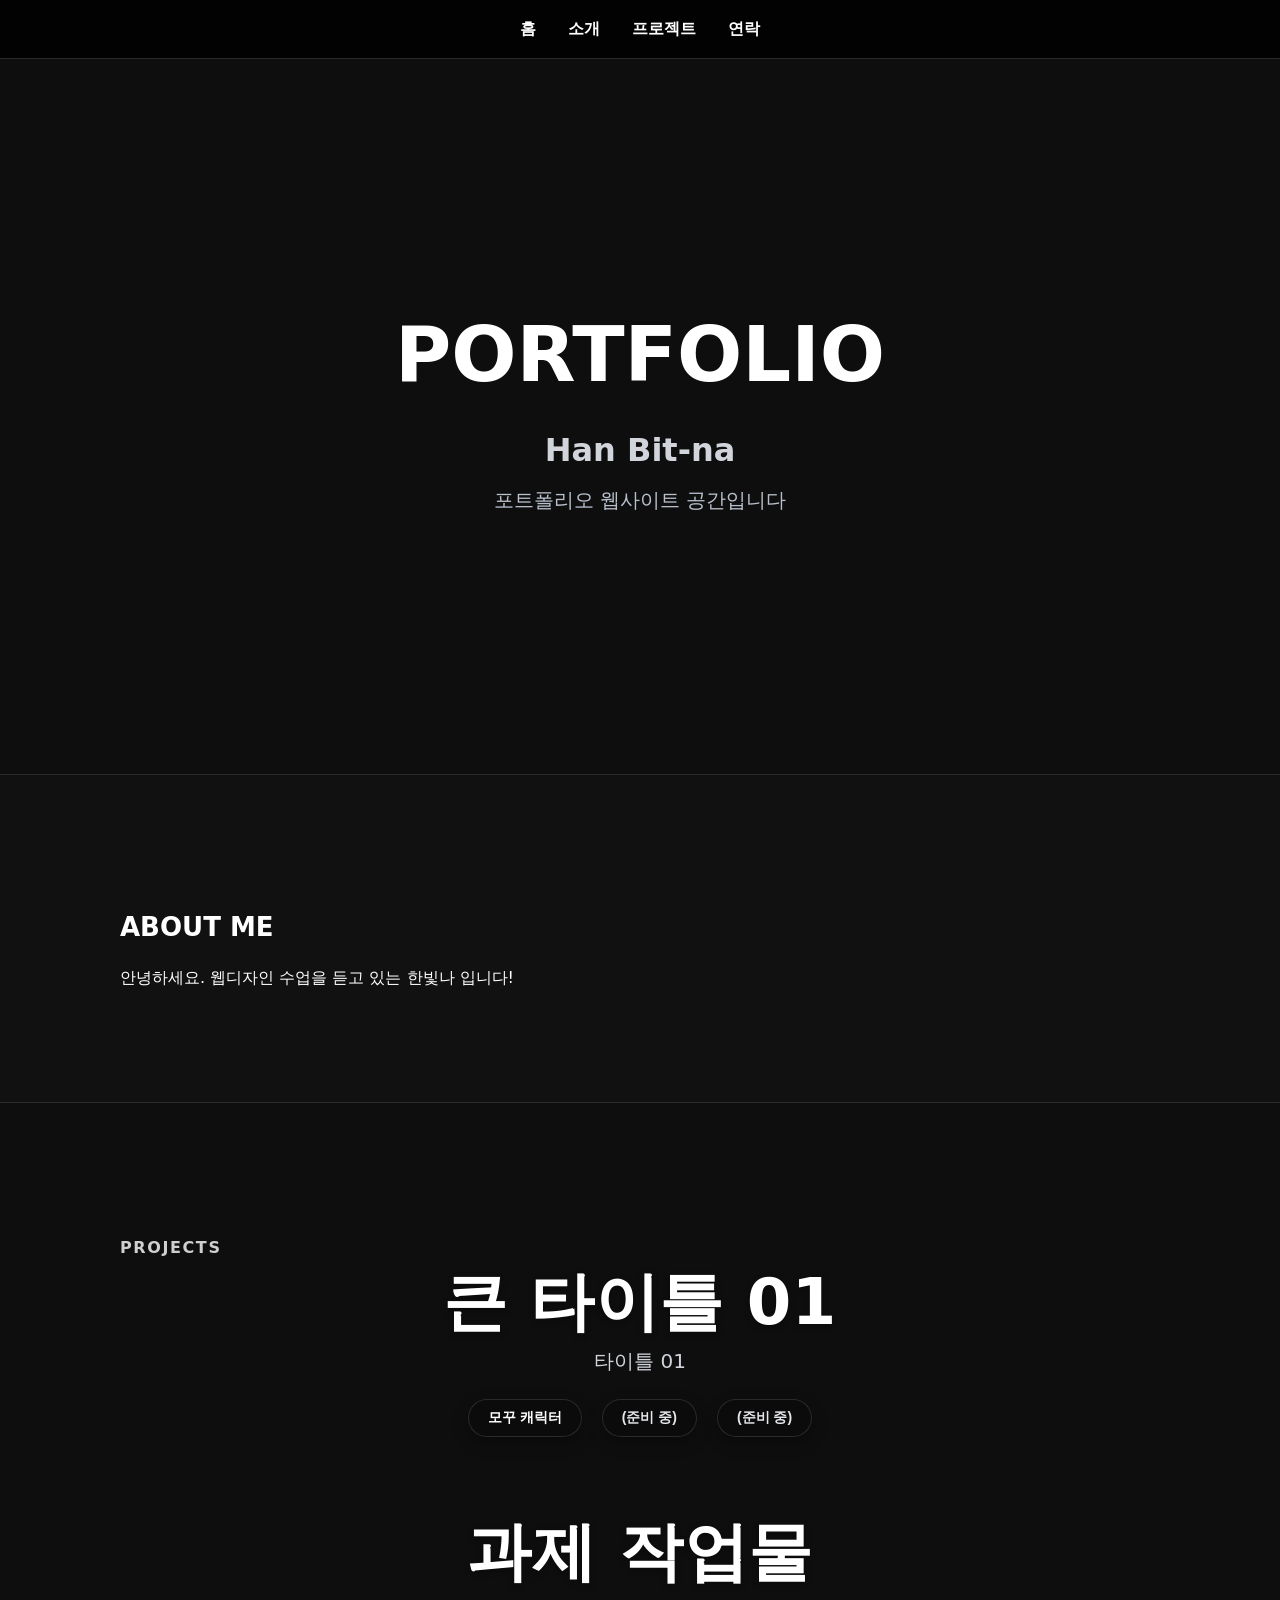
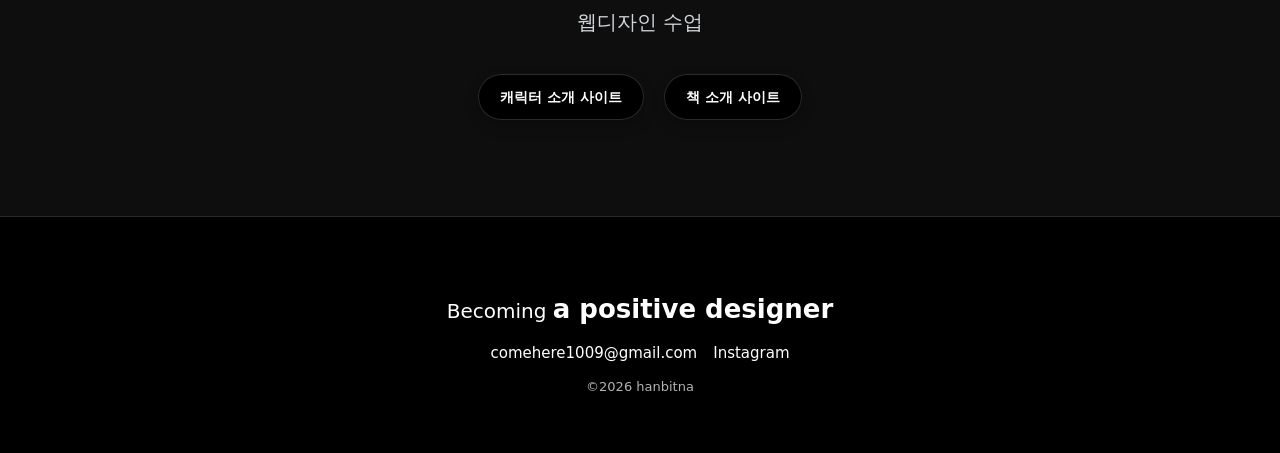
<file: index.html>
<!doctype html>
<html lang="ko">
<head>
  <meta charset="utf-8" />
  <meta name="viewport" content="width=device-width, initial-scale=1" />
  <title>Han Bit-na Portfolio</title>
  <link rel="stylesheet" href="style.css" />
</head>
<body>
  <header class="header">
    <nav>
      <ul class="nav">
        <li><a href="#home">홈</a></li>
        <li><a href="#about">소개</a></li>
        <li><a href="#projects">프로젝트</a></li>
        <li><a href="#contact">연락</a></li>
      </ul>
    </nav>
  </header>

  <section id="home" class="hero section">
    <h1>PORTFOLIO</h1>
    <h2>Han Bit-na</h2>
    <p>포트폴리오 웹사이트 공간입니다</p>
  </section>

  <section id="about" class="about section">
    <h2>ABOUT ME</h2>
    <p>안녕하세요. 웹디자인 수업을 듣고 있는 한빛나 입니다!</p>
  </section>

  <section id="projects" class="projects section">
    <h2 class="section-label">PROJECTS</h2>

    <!-- 큰 타이틀 + 작아진 알약 버튼 3개 -->
    <div class="project-block">
      <h3 class="big-title">큰 타이틀 01</h3>
      <p class="sub-title">타이틀 01</p>
      <div class="button-group">
        <button type="button"><a href="포트폴리오.html">모꾸 캐릭터</a></button>
        <button type="button">(준비 중)</button>
        <button type="button">(준비 중)</button>
      </div>
    </div>

    <!-- 과제 작업물: 동일한 중앙 정렬 구조 + 카드 2개 -->
    <div class="work-block">
      <h4 class="big-title">과제 작업물</h4>
      <p class="sub-title">웹디자인 수업 </p>
      <div class="work-buttons">
        <a href="class6_Character.html" class="project-link">캐릭터 소개 사이트</a>
        <a href="class5_book.html" class="project-link">책 소개 사이트</a>
      </div>
    </div>
  </section>

  <footer id="contact" class="footer">
    <div class="footer-text">
      <p class="motto">Becoming <span>a positive designer</span></p>
      <div class="social">
        <a href="mailto:comehere1009@gmail.com">comehere1009@gmail.com</a>
        <a href="[instagram.com](https://instagram.com)" target="_blank" rel="noopener">Instagram</a>
      </div>
      <p class="copy">©2026 hanbitna</p>
    </div>
  </footer>
</body>
</html>
</file>
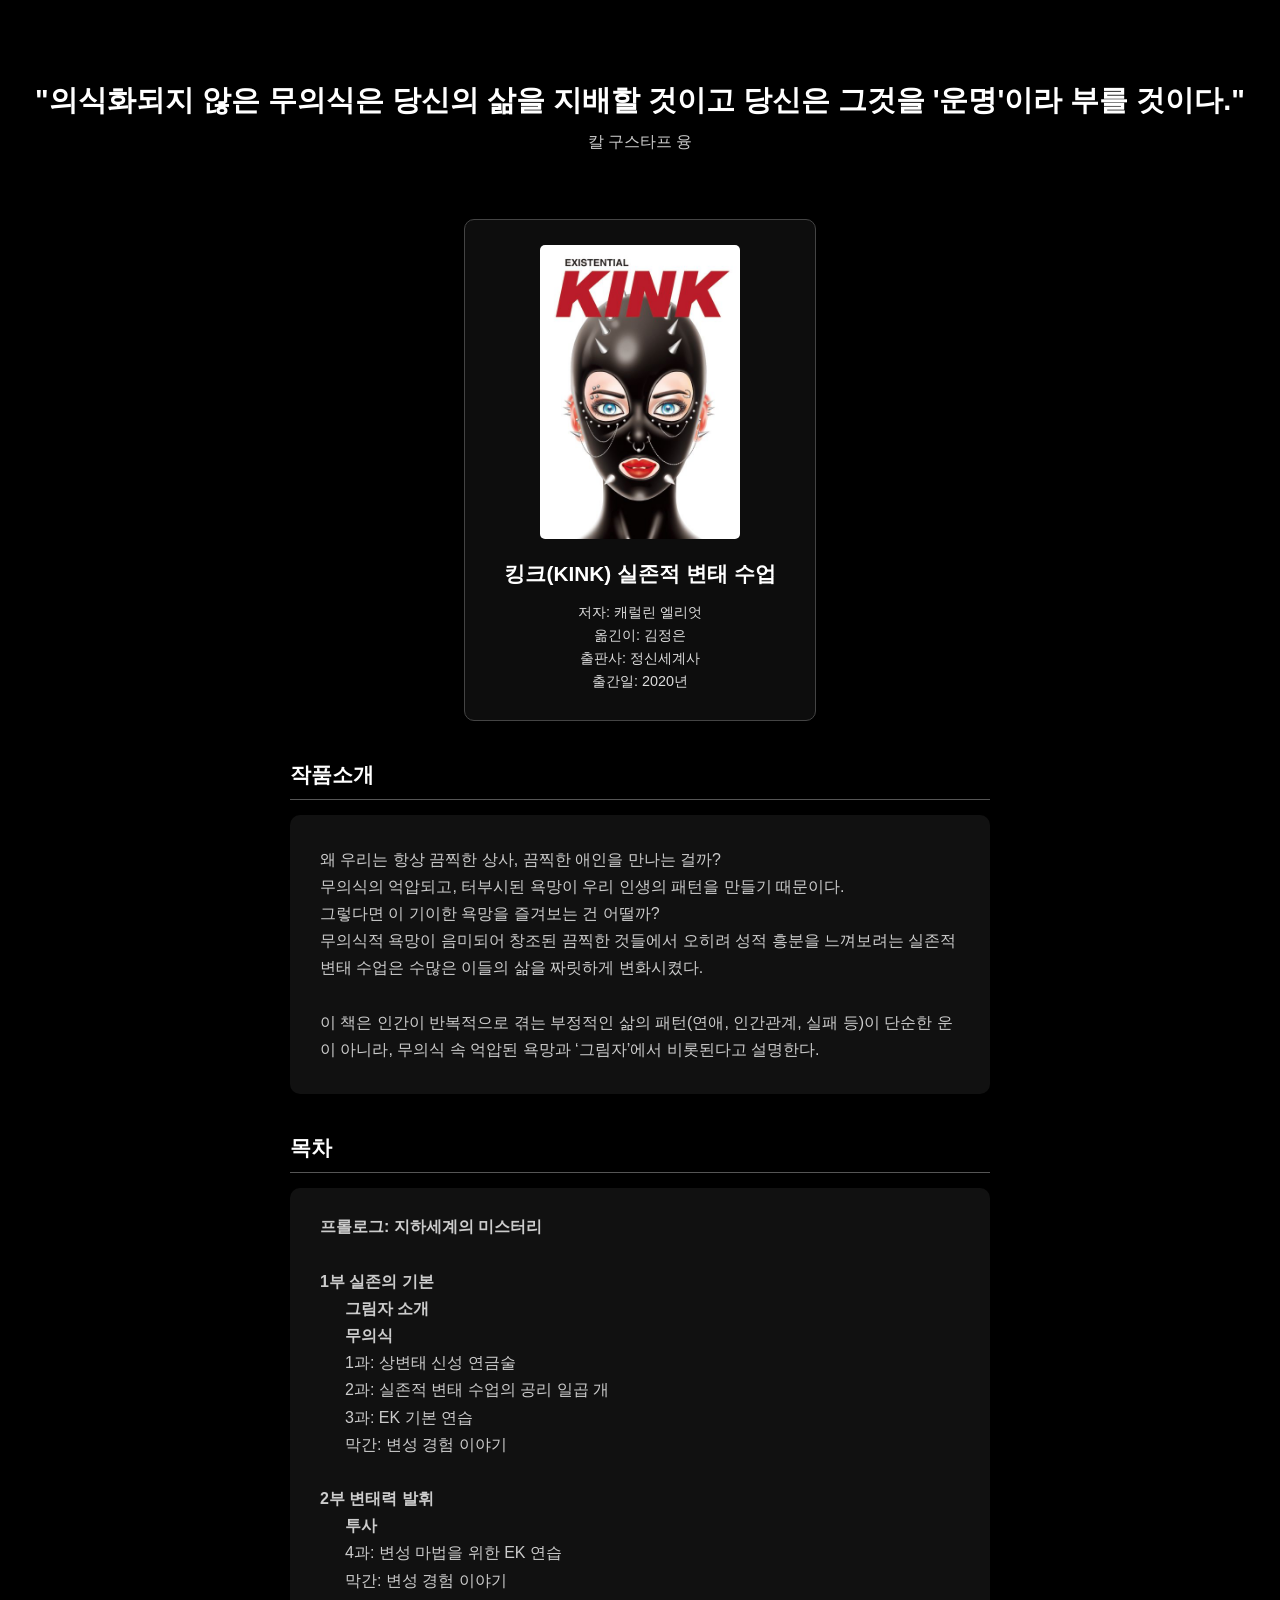
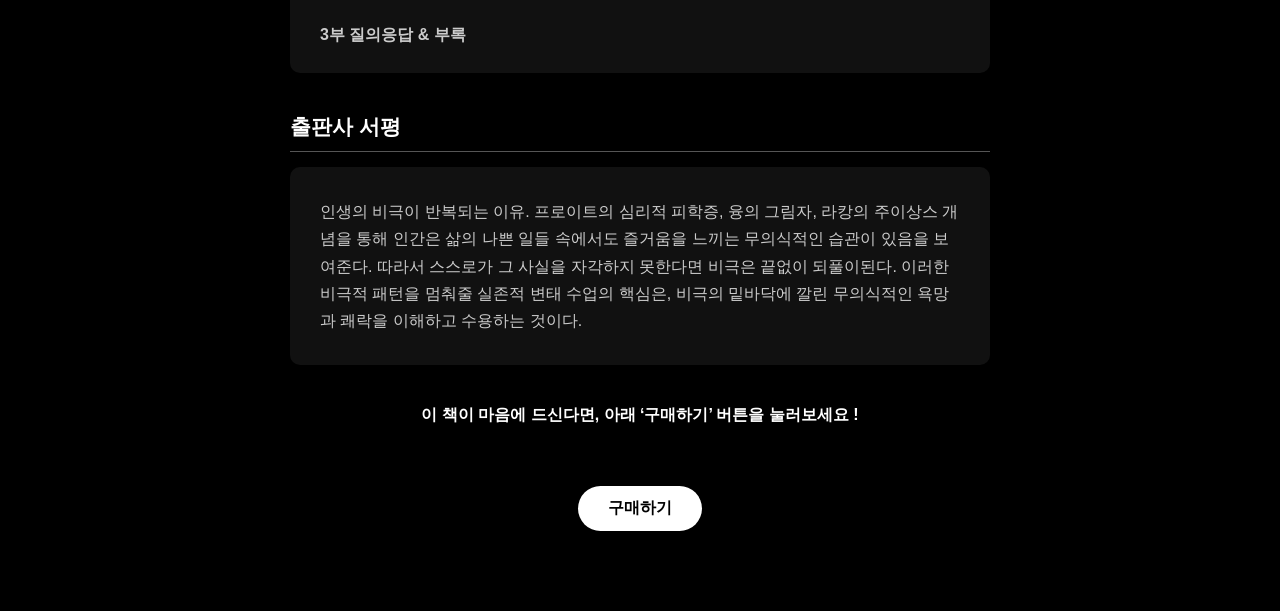
<file: class5_book.html>
<!DOCTYPE html>
<html lang="ko">
<head>
  <meta charset="UTF-8">
  <meta name="viewport" content="width=device-width, initial-scale=1.0">
  <title>킹크(KINK) 실존적 변태 수업 | 책소개</title>
  <link rel="stylesheet" href="class5.css">
</head>
<body>
  <header>
    <h1>"의식화되지 않은 무의식은 당신의 삶을 지배할 것이고 당신은 그것을 '운명'이라 부를 것이다."</h1>
    <p class="author">칼 구스타프 융</p>
  </header>

  <main>
    <!-- 책 기본 정보 -->
    <section class="book-info">
      <img src="./img/책사진.jpg" alt="킹크(KINK) 실존적 변태 수업 책 표지" class="book-cover">
      <p class="title">킹크(KINK) 실존적 변태 수업</p>
      <div class="meta">
        <p>저자: 캐럴린 엘리엇</p>
        <p>옮긴이: 김정은</p>
        <p>출판사: 정신세계사</p>
        <p>출간일: 2020년</p>
      </div>
    </section>

    <!-- 작품소개 -->
    <section class="book-section">
      <h3>작품소개</h3>
      <div class="card">
        <p>
          왜 우리는 항상 끔찍한 상사, 끔찍한 애인을 만나는 걸까?<br>
          무의식의 억압되고, 터부시된 욕망이 우리 인생의 패턴을 만들기 때문이다.<br>
          그렇다면 이 기이한 욕망을 즐겨보는 건 어떨까?<br>
          무의식적 욕망이 음미되어 창조된 끔찍한 것들에서 오히려 성적 흥분을 느껴보려는 실존적 변태 수업은
          수많은 이들의 삶을 짜릿하게 변화시켰다.
          <br>
          <br>
          이 책은 인간이 반복적으로 겪는 부정적인 삶의 패턴(연애, 인간관계, 실패 등)이 단순한 운이 아니라, 무의식 속 억압된 욕망과 ‘그림자’에서 비롯된다고 설명한다.
        </p>
      </div>
    </section>

    <!-- 목차 -->
    <section class="book-section">
      <h3>목차</h3>
      <div class="card">
        <ul>
          <li><b>프롤로그: 지하세계의 미스터리</b></li>
          <br>

          <li><b>1부 실존의 기본</b></li>
          <li class="indent"><b>그림자 소개</b></li>
          <li class="indent"><b>무의식</b></li>
          <li class="indent">1과: 상변태 신성 연금술</li>
          <li class="indent">2과: 실존적 변태 수업의 공리 일곱 개</li>
          <li class="indent">3과: EK 기본 연습</li>
          <li class="indent">막간: 변성 경험 이야기</li>
          <br>

          <li><b>2부 변태력 발휘</b></li>
          <li class="indent"><b>투사</b></li>
          <li class="indent">4과: 변성 마법을 위한 EK 연습</li>
          <li class="indent">막간: 변성 경험 이야기</li>
          <br>
          
          <li><b>3부 질의응답 & 부록</b></li>
        </ul>
      </div>
    </section>

    <!-- 출판사 서평 -->
    <section class="book-section">
      <h3>출판사 서평</h3>
      <div class="card">
        <p>
          인생의 비극이 반복되는 이유.  
          프로이트의 심리적 피학증, 융의 그림자, 라캉의 주이상스 개념을 통해  
          인간은 삶의 나쁜 일들 속에서도 즐거움을 느끼는 무의식적인 습관이 있음을 보여준다.  
          따라서 스스로가 그 사실을 자각하지 못한다면 비극은 끝없이 되풀이된다.  
          이러한 비극적 패턴을 멈춰줄 실존적 변태 수업의 핵심은,  
          비극의 밑바닥에 깔린 무의식적인 욕망과 쾌락을 이해하고 수용하는 것이다.
        </p>
      </div>
    </section>

    <h4> 이 책이 마음에 드신다면, 아래 ‘구매하기’ 버튼을 눌러보세요 !</h4>

    <!-- 구매하기 버튼 -->
    <div class="buy-section">
      <a href="https://ebook-product.kyobobook.co.kr/dig/epd/ebook/E000003087385" 
         target="_blank" rel="noopener noreferrer" class="buy-button">
        구매하기
      </a>
    </div>
  </main>
</body>
</html>
</file>
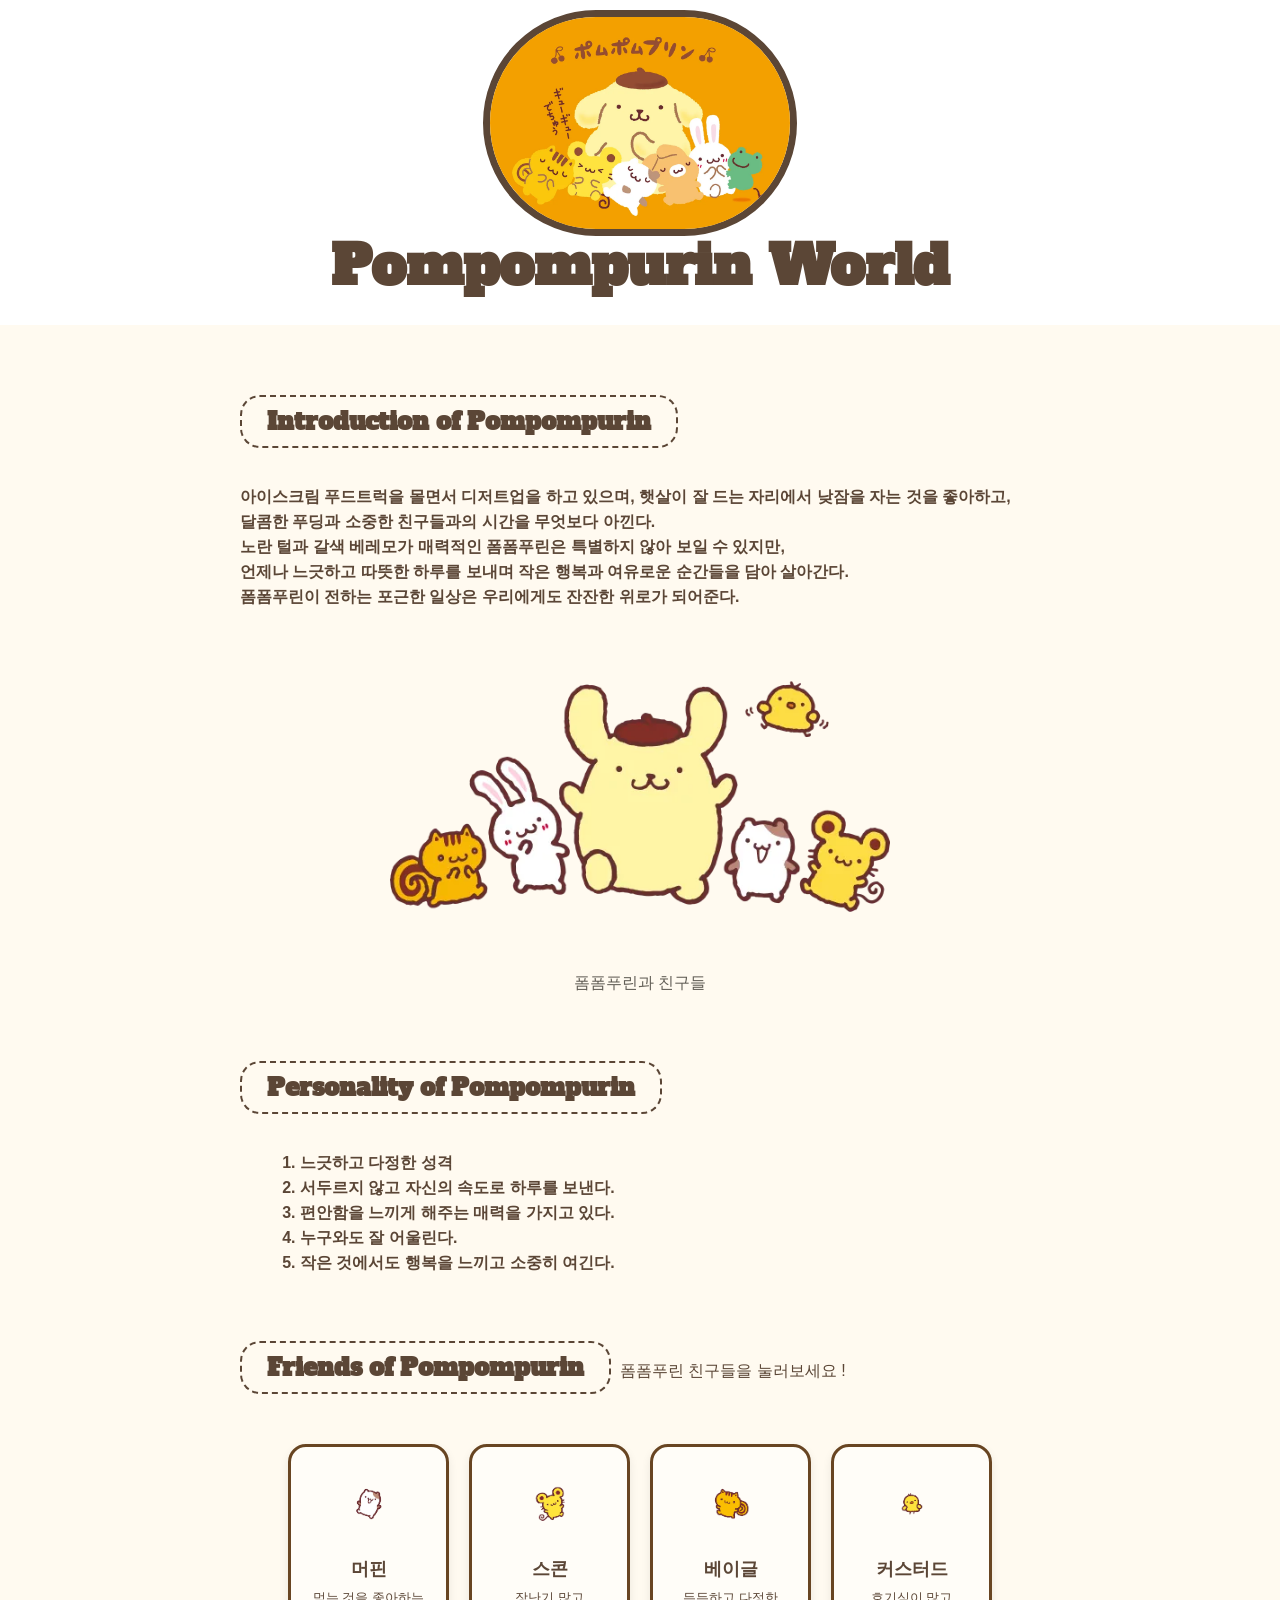
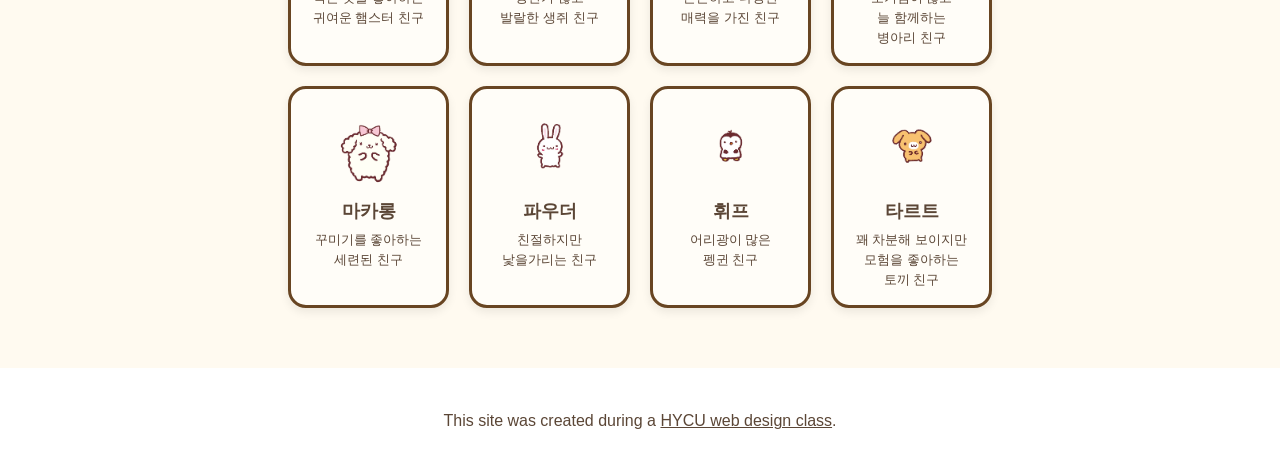
<file: class6_Character.html>
<!DOCTYPE html>
<html lang="ko">
<head>
  <meta charset="UTF-8">
  <title>Pompompurin World</title>
  <link rel="stylesheet" href="class6.css">
  <link href="https://fonts.googleapis.com/css2?family=Alfa+Slab+One&display=swap" rel="stylesheet">
</head>

<body>

  <!-- header -->
  <header>
    <img src="img/폼폼푸린상단.jpg" alt="폼폼푸린">
    <h1>Pompompurin World</h1>
  </header>

  <!-- main -->
  <main>

    <!-- 소개 -->
    <h2>Introduction of Pompompurin</h2>
    <b><p>
      아이스크림 푸드트럭을 몰면서 디저트업을 하고 있으며, 햇살이 잘 드는 자리에서 낮잠을 자는 것을 좋아하고,<br>
      달콤한 푸딩과 소중한 친구들과의 시간을 무엇보다 아낀다.<br>
      노란 털과 갈색 베레모가 매력적인 폼폼푸린은 특별하지 않아 보일 수 있지만,<br>
      언제나 느긋하고 따뜻한 하루를 보내며 작은 행복과 여유로운 순간들을 담아 살아간다.<br>
      폼폼푸린이 전하는 포근한 일상은 우리에게도 잔잔한 위로가 되어준다.</b>
    </p>

    <img src="img/폼폼푸린메인.jpg" alt="폼폼푸린 메인">
    <p class="caption">폼폼푸린과 친구들</p>

    <!-- 성격 -->
    <h2>Personality of Pompompurin</h2>
    <ol><b>
      <li>느긋하고 다정한 성격</li>
      <li>서두르지 않고 자신의 속도로 하루를 보낸다.</li>
      <li>편안함을 느끼게 해주는 매력을 가지고 있다.</li>
      <li>누구와도 잘 어울린다.</li>
      <li>작은 것에서도 행복을 느끼고 소중히 여긴다.</li></b>
    </ol>

    <!-- 친구들 -->
    <h2>Friends of Pompompurin</h2>
    &nbsp;폼폼푸린 친구들을 눌러보세요 !

    <div class="friends">

      <div class="friend-card">
        <a href="https://namu.wiki/w/%ED%8F%BC%ED%8F%BC%ED%91%B8%EB%A6%B0/%EB%93%B1%EC%9E%A5%EC%9D%B8%EB%AC%BC#s-3.1" target="_blank">
          <img src="img/muffin.jpg" alt="머핀">
          <h3>머핀</h3>
          <p>먹는 것을 좋아하는<br>귀여운 햄스터 친구</p>
        </a>
      </div>

      <div class="friend-card">
        <a href="https://namu.wiki/w/%ED%8F%BC%ED%8F%BC%ED%91%B8%EB%A6%B0/%EB%93%B1%EC%9E%A5%EC%9D%B8%EB%AC%BC#s-3.3" target="_blank">
          <img src="img/scone.jpg" alt="스콘">
          <h3>스콘</h3>
          <p>장난기 많고 <br> 발랄한 생쥐 친구</p>
        </a>
      </div>

      <div class="friend-card">
        <a href="https://namu.wiki/w/%ED%8F%BC%ED%8F%BC%ED%91%B8%EB%A6%B0/%EB%93%B1%EC%9E%A5%EC%9D%B8%EB%AC%BC#s-3.4" target="_blank">
          <img src="img/bagel.jpg" alt="베이글">
          <h3>베이글</h3>
          <p>든든하고 다정한<br>매력을 가진 친구</p>
        </a>
      </div>

      <div class="friend-card">
        <a href="https://namu.wiki/w/%ED%8F%BC%ED%8F%BC%ED%91%B8%EB%A6%B0/%EB%93%B1%EC%9E%A5%EC%9D%B8%EB%AC%BC#s-3.8" target="_blank">
          <img src="img/custard.jpg" alt="커스터드">
          <h3>커스터드</h3>
          <p>호기심이 많고 <br> 늘 함께하는<br> 병아리 친구</p>
        </a>
      </div>

      <div class="friend-card">
        <a href="https://namu.wiki/w/%ED%8F%BC%ED%8F%BC%ED%91%B8%EB%A6%B0/%EB%93%B1%EC%9E%A5%EC%9D%B8%EB%AC%BC#s-3.2" target="_blank">
          <img src="img/macaron.jpg" alt="마카롱">
          <h3>마카롱</h3>
          <p>꾸미기를 좋아하는<br>세련된 친구</p>
        </a>
      </div>

      <div class="friend-card">
        <a href="https://namu.wiki/w/%ED%8F%BC%ED%8F%BC%ED%91%B8%EB%A6%B0/%EB%93%B1%EC%9E%A5%EC%9D%B8%EB%AC%BC#s-3.5" target="_blank">
          <img src="img/파우더.jpg" alt="파우더">
          <h3>파우더</h3>
          <p>친절하지만<br>낯을가리는 친구</p>
        </a>
      </div>

      <div class="friend-card">
        <a href="https://namu.wiki/w/%ED%8F%BC%ED%8F%BC%ED%91%B8%EB%A6%B0/%EB%93%B1%EC%9E%A5%EC%9D%B8%EB%AC%BC#s-3.6" target="_blank">
          <img src="img/휘프.jpg" alt="휘프">
          <h3>휘프</h3>
          <p>어리광이 많은<br>펭귄 친구</p>
        </a>
      </div>

        <div class="friend-card">
        <a href="https://namu.wiki/w/%ED%8F%BC%ED%8F%BC%ED%91%B8%EB%A6%B0/%EB%93%B1%EC%9E%A5%EC%9D%B8%EB%AC%BC#s-3.7" target="_blank">
          <img src="img/타르트.jpg" alt="타르트">
          <h3>타르트</h3>
          <p>꽤 차분해 보이지만<br>모험을 좋아하는<br> 토끼 친구</p>
        </a>
    </div>


  </main>

  <!-- footer -->
  <footer>
    <p>This site was created during a <a href="https://hycu.ac.kr">HYCU web design class</a>.</p>
  </footer>

</body>
</html>
</file>
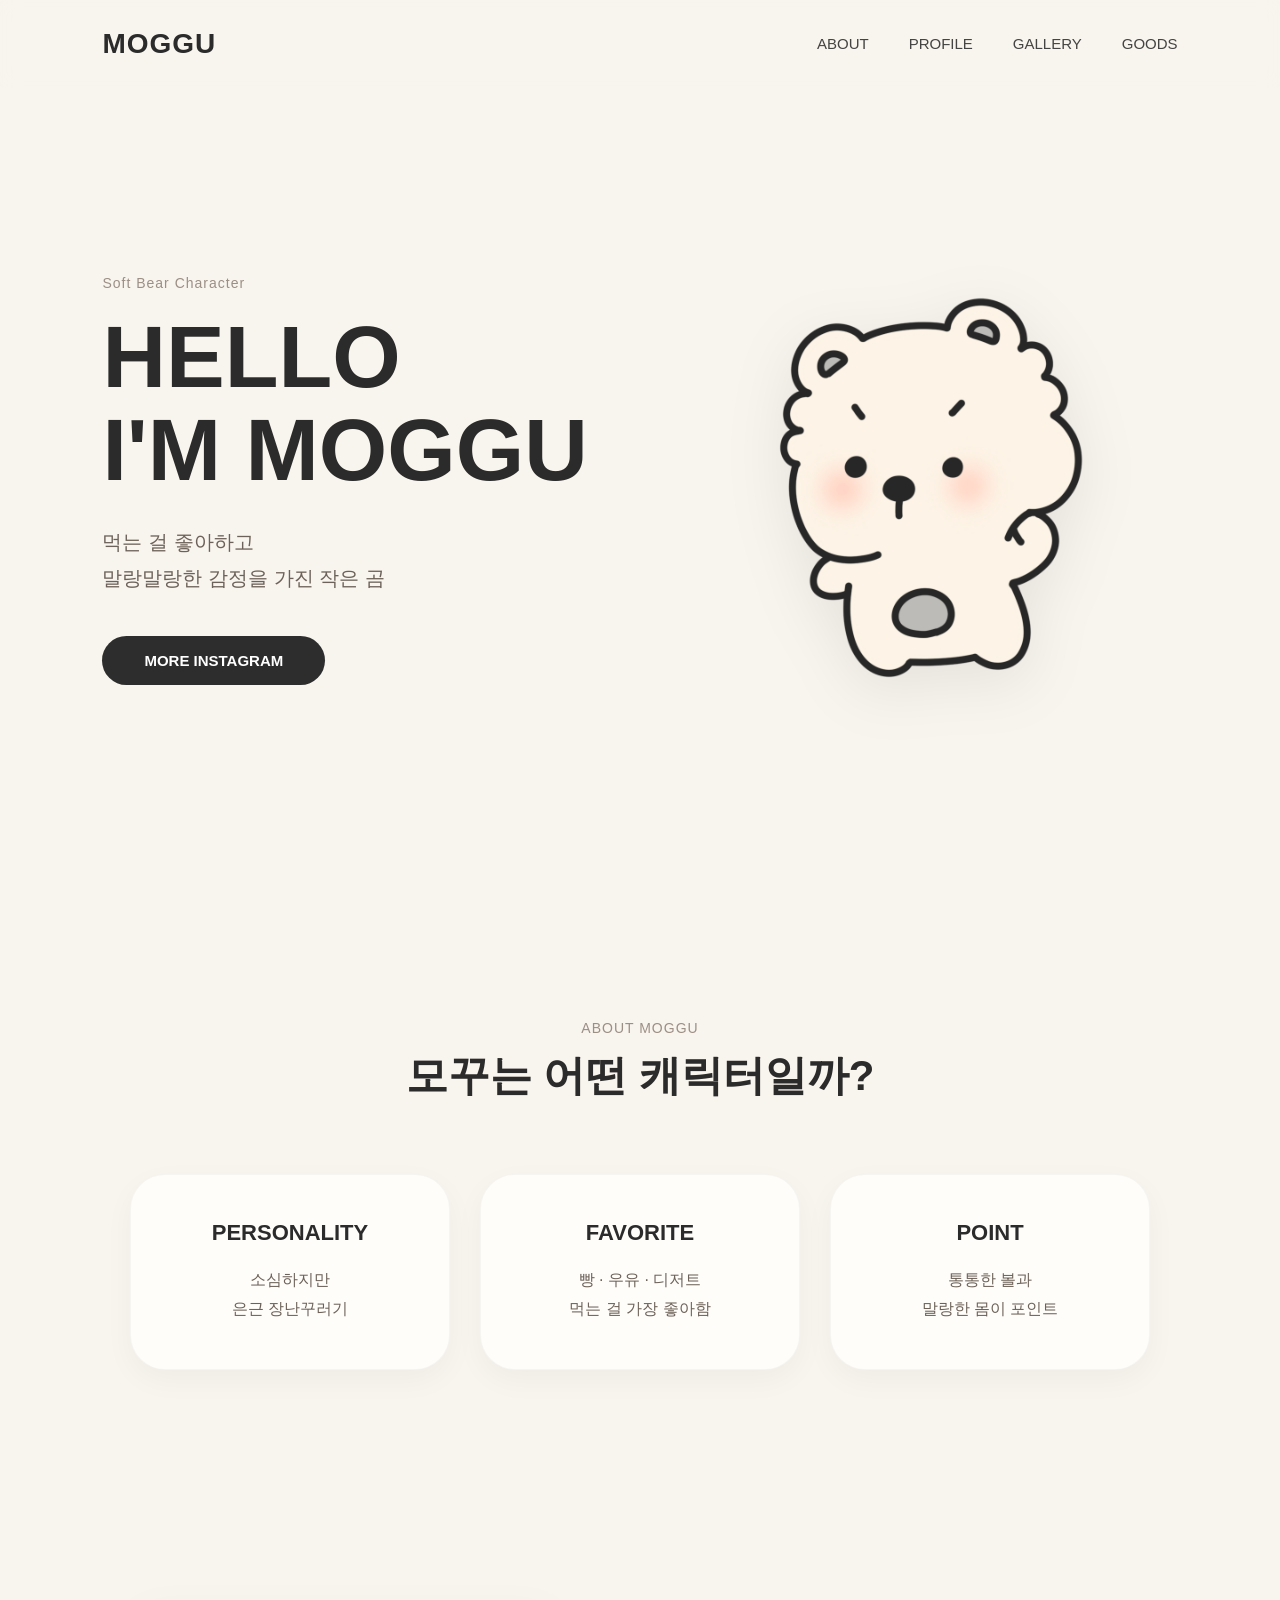
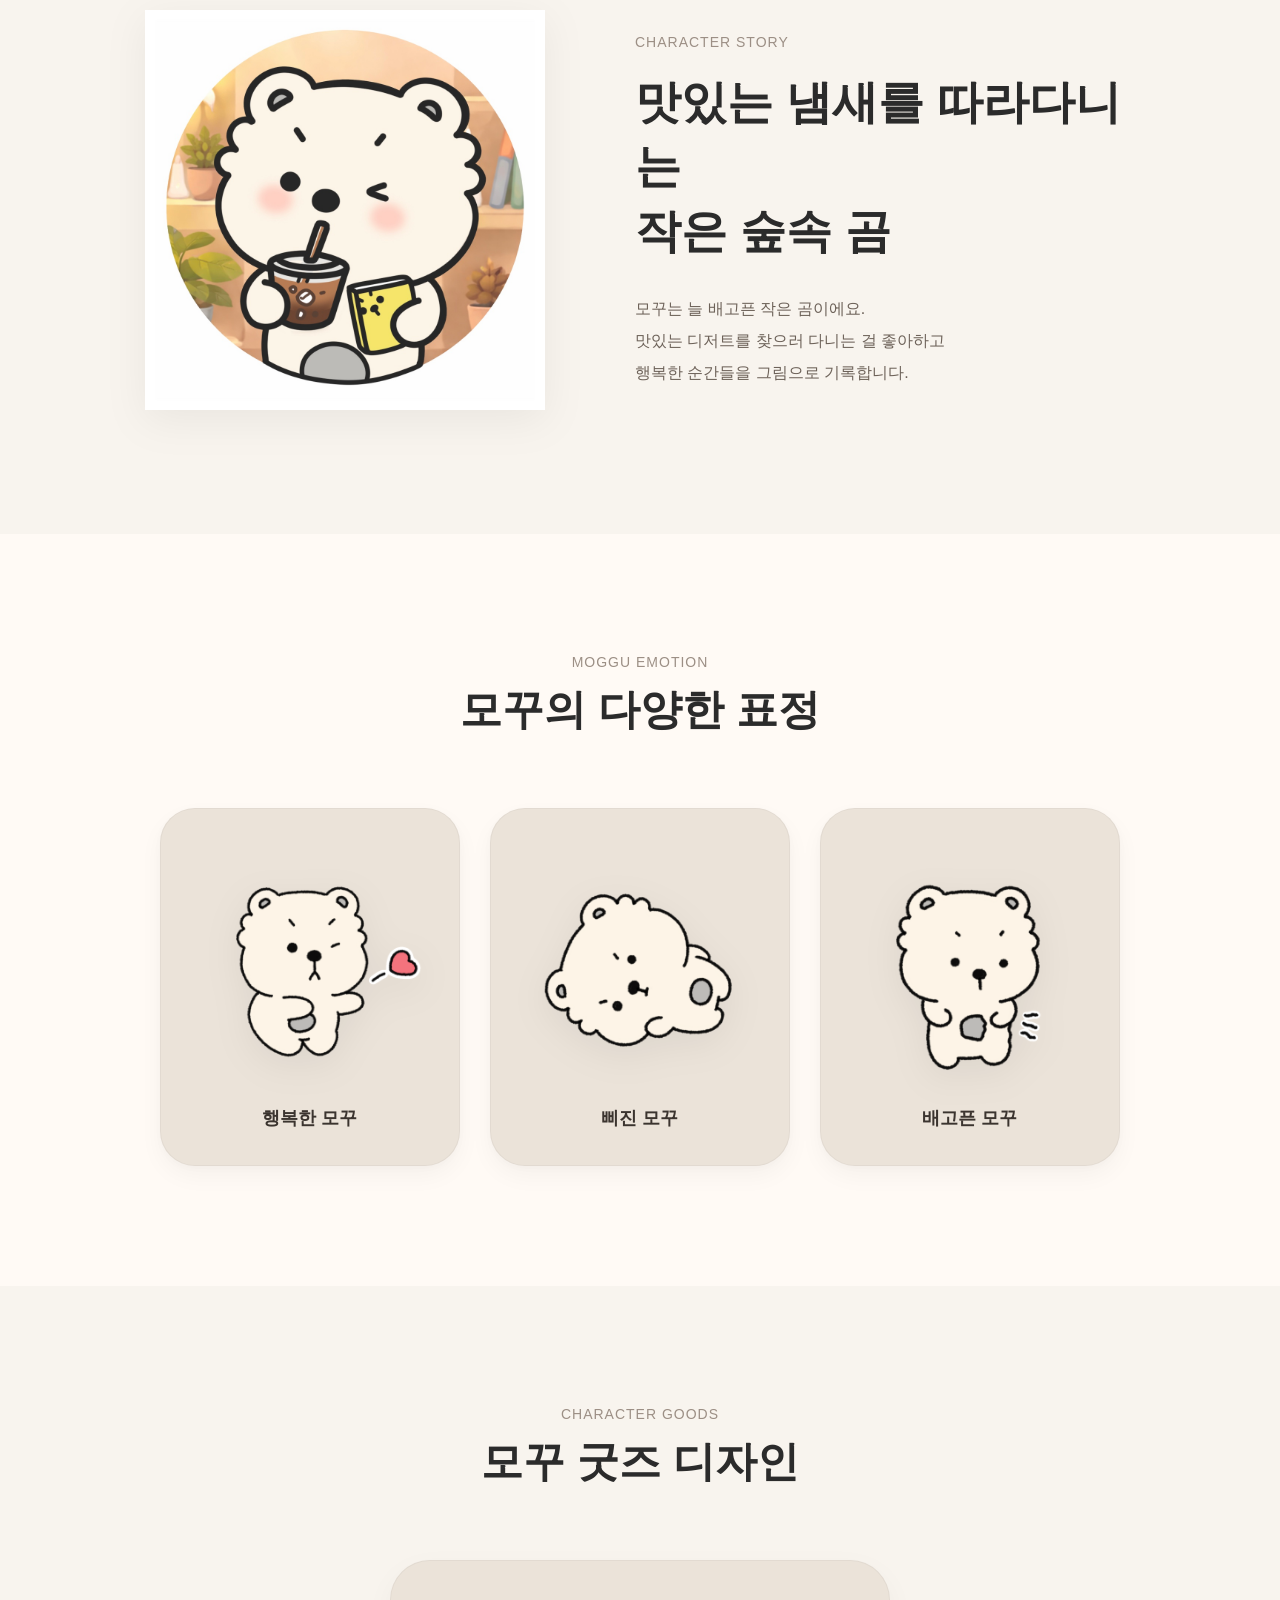
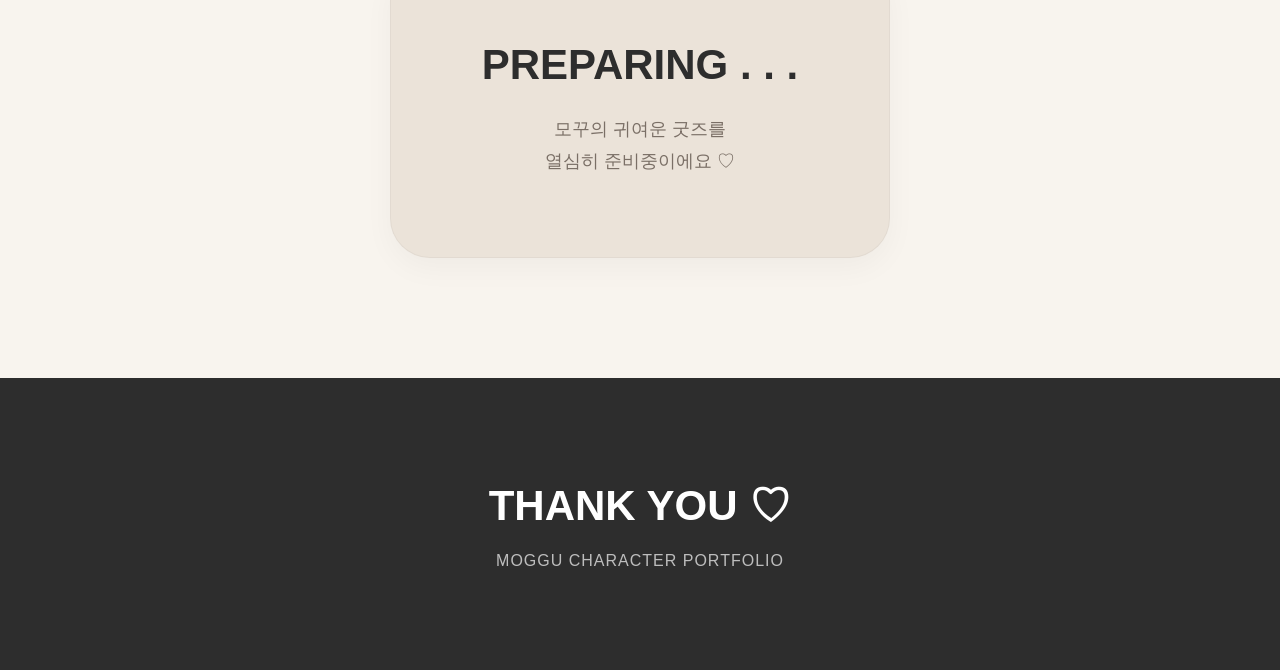
<file: 포트폴리오.html>
<!DOCTYPE html>
<html lang="ko">

<head>
  <meta charset="UTF-8">
  <meta name="viewport" content="width=device-width, initial-scale=1.0">

  <title>MOGGU Portfolio</title>

  <link rel="stylesheet" href="포트폴리오.css">
</head>

<body>

  <!-- HEADER -->

  <header class="header">

    <div class="logo">
      MOGGU
    </div>

    <nav>
      <ul class="menu">
        <li><a href="#about">ABOUT</a></li>
        <li><a href="#profile">PROFILE</a></li>
        <li><a href="#gallery">GALLERY</a></li>
        <li><a href="#goods">GOODS</a></li>
      </ul>
    </nav>

  </header>

  <!-- MAIN -->

  <section class="main">

    <div class="main-text">

      <p class="small-text">
        Soft Bear Character
      </p>

      <h1>
        HELLO <br>
        I'M MOGGU
      </h1>

      <p class="description">
        먹는 걸 좋아하고<br>
        말랑말랑한 감정을 가진 작은 곰
      </p>

      <!-- INSTAGRAM BUTTON -->

      <a
        href="https://www.instagram.com/moggu_official?igsh=MWZ5YXF5NTJhNjZ2Yw%3D%3D&utm_source=qr"
        target="_blank"
        class="main-btn"
      >
        MORE INSTAGRAM
      </a>

    </div>

    <!-- MAIN IMAGE -->

    <div class="main-image">
      <img src="img/모꾸 메인.jpg.png" alt="모꾸 캐릭터">
    </div>

  </section>

  <!-- ABOUT -->

  <section class="about" id="about">

    <div class="section-title">
      <p>ABOUT MOGGU</p>
      <h2>모꾸는 어떤 캐릭터일까?</h2>
    </div>

    <div class="about-wrap">

      <div class="about-box">

        <h3>PERSONALITY</h3>

        <p>
          소심하지만<br>
          은근 장난꾸러기
        </p>

      </div>

      <div class="about-box">

        <h3>FAVORITE</h3>

        <p>
          빵 · 우유 · 디저트<br>
          먹는 걸 가장 좋아함
        </p>

      </div>

      <div class="about-box">

        <h3>POINT</h3>

        <p>
          통통한 볼과<br>
          말랑한 몸이 포인트
        </p>

      </div>

    </div>

  </section>

  <!-- PROFILE -->

  <section class="profile" id="profile">

    <div class="profile-image">
      <img src="img/숲속곰.jpg" alt="모꾸 캐릭터">
    </div>

    <div class="profile-text">

      <p class="small-text">
        CHARACTER STORY
      </p>

      <h2>
        맛있는 냄새를 따라다니는<br>
        작은 숲속 곰
      </h2>

      <p>
        모꾸는 늘 배고픈 작은 곰이에요.<br>
        맛있는 디저트를 찾으러 다니는 걸 좋아하고<br>
        행복한 순간들을 그림으로 기록합니다.
      </p>

    </div>

  </section>

  <!-- GALLERY -->

  <section class="gallery" id="gallery">

    <div class="section-title">
      <p>MOGGU EMOTION</p>
      <h2>모꾸의 다양한 표정</h2>
    </div>

    <div class="gallery-wrap">

      <div class="gallery-box">
        <img src="img/행복한모꾸.jpg.png" alt="행복한 모꾸">
        <p>행복한 모꾸</p>
      </div>

      <div class="gallery-box">
        <img src="img/삐진모꾸.jpg.png" alt="삐진 모꾸">
        <p>삐진 모꾸</p>
      </div>

      <div class="gallery-box">
        <img src="img/배고픈모꾸.jpg.png" alt="배고픈 모꾸">
        <p>배고픈 모꾸</p>
      </div>

    </div>

  </section>

  <!-- GOODS -->

  <section class="goods" id="goods">

    <div class="section-title">
      <p>CHARACTER GOODS</p>
      <h2>모꾸 굿즈 디자인</h2>
    </div>

    <div class="goods-wrap">

      <div class="goods-box preparing">

        <h3>PREPARING . . .</h3>

        <p>
          모꾸의 귀여운 굿즈를<br>
          열심히 준비중이에요 ♡
        </p>

      </div>

    </div>

  </section>

  <!-- FOOTER -->

  <footer class="footer">

    <h2>
      THANK YOU ♡
    </h2>

    <p>
      MOGGU CHARACTER PORTFOLIO
    </p>

  </footer>

</body>

</html>
</file>
<file: style.css>
/* ===== 기본 ===== */
:root{
  --bg:#0e0e0e;
  --panel:#000;
  --ink:#fff;
  --ink-2:#d1d5db;
  --line:#2a2a2a;
  --accent:#ff7f50;
  --maxw: 1200px;

  /* 통일 스케일 */
  --fs-display: clamp(40px, 6vw, 64px);
  --fs-sub: clamp(16px, 2.1vw, 20px);

  /* 버튼 */
  --pill-pad-y: 10px;
  --pill-pad-x: 20px;
  --pill-radius: 999px;
  --pill-font: 14px;
}

*{
  box-sizing:border-box;
}

html,body{
  height:100%;
}

body{
  margin:0;
  background:var(--bg);
  color:var(--ink);
  font-family:"Pretendard","Noto Sans KR",system-ui,-apple-system,Segoe UI,Roboto,sans-serif;
  line-height:1.6;
  overflow-x:hidden;
  scroll-behavior:smooth;
}

/* ===== 상단 네비 ===== */
.header{
  position:fixed;
  top:0;
  left:50%;
  transform:translateX(-50%);
  width:100%;
  max-width:1920px;
  background:rgba(0,0,0,.8);
  border-bottom:1px solid var(--line);
  z-index:100;
  text-align:center;
}

.nav{
  list-style:none;
  margin:0;
  padding:16px 12px;
  display:flex;
  justify-content:center;
  gap:32px;
}

.nav a{
  color:var(--ink);
  text-decoration:none;
  font-weight:600;
  font-size:16px;
}

.nav a:hover{
  color:var(--accent);
}

/* ===== 섹션 ===== */
.section{
  width:100%;
  max-width:1920px;
  margin:0 auto;
  padding:132px min(10vw, 120px) 96px;
}

/* ===== Hero ===== */
.hero{
  min-height:86vh;
  display:flex;
  flex-direction:column;
  align-items:center;
  justify-content:center;
  text-align:center;
}

.hero h1{
  font-size:clamp(48px, 6vw, 80px);
  font-weight:900;
  margin:0;
}

.hero h2{
  font-size:clamp(22px, 2.8vw, 32px);
  margin:8px 0 0;
  color:var(--ink-2);
}

.hero p{
  font-size:clamp(15px, 1.9vw, 20px);
  margin:8px 0 0;
  color:#b8c0cc;
}

/* ===== About ===== */
.about{
  background:#111;
  border-top:1px solid var(--line);
  border-bottom:1px solid var(--line);
}

.about h2{
  margin:0 0 12px;
  font-size:26px;
}

/* ===== Projects ===== */
.section-label{
  margin:0 0 6px;
  font-size:16px;
  letter-spacing:.1em;
  color:#cfcfcf;
}

/* ===== 큰 타이틀 ===== */
.project-block{
  max-width:var(--maxw);
  margin:0 auto 80px;
  text-align:center;
}

.big-title{
  font-size:var(--fs-display);
  font-weight:900;
  line-height:1.1;
  margin:0;
  text-shadow:0 2px 6px rgba(0,0,0,.35);
  letter-spacing:.5px;
}

.sub-title{
  margin:8px 0 22px;
  font-size:var(--fs-sub);
  color:var(--ink-2);
}

/* ===== 버튼 그룹 ===== */
.button-group{
  display:flex;
  justify-content:center;
  gap:20px;
  flex-wrap:wrap;
}

.button-group > button{
  background:#0b0b0b;
  color:#e5e7eb;
  border:0;
  font-weight:800;

  padding:var(--pill-pad-y) var(--pill-pad-x);
  border-radius:var(--pill-radius);
  font-size:var(--pill-font);

  cursor:pointer;

  box-shadow:
    inset 0 0 0 1px var(--line),
    0 6px 16px rgba(0,0,0,.30);

  transition:
    transform .12s ease,
    background .12s ease,
    box-shadow .12s ease;
}

.button-group > button:hover{
  background:#151515;
  transform:translateY(-2px);

  box-shadow:
    inset 0 0 0 1px #333,
    0 10px 22px rgba(0,0,0,.40);
}

/* ===== 과제 작업물 ===== */
.work-block{
  max-width:var(--maxw);
  margin:0 auto;

  text-align:center;

  display:flex;
  flex-direction:column;
  align-items:center;
  gap:10px;
}

.work-buttons{
  display:flex;
  justify-content:center;
  gap:20px;
  flex-wrap:wrap;
  margin-top:4px;
}

/* ===== 링크 버튼 ===== */
.project-link{
  display:inline-flex;
  align-items:center;
  justify-content:center;

  padding:12px 22px;
  border-radius:999px;

  background:#000;
  color:#fff;
  text-decoration:none;

  font-weight:700;
  font-size:14px;

  box-shadow:
    inset 0 0 0 1px var(--line),
    0 6px 14px rgba(0,0,0,.22);

  transition:
    transform .12s ease,
    background .12s ease,
    box-shadow .12s ease,
    color .12s ease;
}

.project-link:hover{
  transform:translateY(-2px);

  background:#0b0b0b;

  box-shadow:
    0 10px 24px rgba(0,0,0,.38),
    inset 0 0 0 1px #333;
}

/* ===== Footer ===== */
.footer{
  background:#000;
  text-align:center;
  padding:72px 0 56px;
  border-top:1px solid var(--line);
}

.motto{
  font-size:20px;
  margin:0 0 10px;
  font-weight:500;
}

.motto span{
  font-size:26px;
  font-weight:700;
  color:#fff;
}

.social{
  margin:8px 0 12px;
  display:flex;
  gap:16px;
  justify-content:center;
}

.social a{
  color:#fff;
  text-decoration:none;
  font-size:15px;
}

.social a:hover{
  color:var(--accent);
}

.copy{
  font-size:13px;
  opacity:.7;
  margin:0;
}

/* ===== 반응형 ===== */
@media (max-width:900px){

  .section{
    padding:112px 20px 80px;
  }

  .nav{
    gap:20px;
  }
}
a{
  color:white;
  text-decoration:none;
}

a:visited{
  color:white;
}
</file>
<file: class5.css>
body {
  background-color: #000;
  color: #fff;
  font-family: 'Noto Sans KR', sans-serif;
  text-align: center;
  margin: 0;
  padding: 0;
}

/* 헤더 */
header {
  padding: 60px 20px 20px;
}

header h1 {
  font-size: 1.8rem;
  font-weight: 700;
  line-height: 1.5;
  margin-bottom: 10px;
}

header .author {
  font-size: 1rem;
  color: #ccc;
  margin-top: 5px;
}

/* 책 정보 */
.book-info {
  margin: 30px auto;
  padding: 25px;
  border: 1px solid #444;
  border-radius: 10px;
  width: 300px;
  background-color: rgba(255, 255, 255, 0.05);
  text-align: center;
}

.book-cover {
  width: 200px;
  height: auto;
  border-radius: 5px;
  margin: 0 auto 15px;
  display: block;
  object-fit: cover;
}

.book-info .title {
  font-size: 1.3rem;
  font-weight: 700;
  color: #fff;
  margin-bottom: 15px;
}

.book-info .meta p {
  margin: 4px 0;
  font-size: 0.9rem;
  color: #ddd;
}

/* 각 섹션(작품소개, 목차, 출판사 서평) */
.book-section {
  margin: 40px auto;
  width: 80%;
  max-width: 700px;
  text-align: left;
}

.book-section h3 {
  color: #fff;
  font-size: 1.3rem;
  margin-bottom: 15px;
  border-bottom: 1px solid #555;
  padding-bottom: 10px;
}

/* 회색 박스 카드 */
.card {
  background-color: #111;
  border-radius: 10px;
  padding: 25px 30px;
  line-height: 1.7;
  color: #ccc;
}

.card hr {
  border: none;
  border-bottom: 1px solid #333;
  margin: 10px 0;
}

.card p {
  margin: 6px 0;
}

.card ul {
  margin: 0;
  padding-left: 0px;
  list-style-type: none;
}

.indent {
  margin-left: 25px;
}

/* 구매하기 버튼 */
.buy-section {
  margin: 60px 0 80px;
  text-align: center;
}

.buy-button {
  display: inline-block;
  background-color: #fff;
  color: #000;
  text-decoration: none;
  font-weight: 600;
  padding: 12px 30px;
  border-radius: 25px;
  transition: all 0.3s ease;
  cursor: pointer;
}

.buy-button:hover {
  background-color: #ffce00;
  color: #000;
  transform: scale(1.05);
}
</file>
<file: class6.css>
body {
  margin: 0;
  font-family: "맑은 고딕", sans-serif;
  line-height: 25px;
  background-color: #fffaf0;
  color: #5b4636;
}

header {
  background-color: #ffffff;
  text-align: center;
  padding: 10px 100px;
}

header img {
  width: 300px;
  border-radius: 560px;
  border: 7px solid #5b4636;
}

header h1 {
  margin-top: 10px;
  color: #5b4636;
  font-family: "Alfa Slab One", serif;
  font-size: 55px;
}

h1, h2 {
  font-family: "Alfa Slab One", serif;
}

p.caption {
    color: #615d55;
    margin-top: 0;
    text-align: center;
}

/* 본문 */
main {
  max-width: 800px;
  width: 80%;
  margin: 0px auto;
  padding: 20px;

}

main img {
  max-width: 100%;
}

h2 {
  display: inline-block;
  background-color: #fffaf0;
  border: 2px dashed #5b4636;
  border-radius: 20px;
  padding: 12px 25px;
  margin-top: 50px;

  transition: transform 0.2s ease, box-shadow 0.2s ease;
}

h2:hover {
  transform: scale(1.05);
  box-shadow: 0 4px 12px rgba(0, 0, 0, 0.15);
}


main img {
  display: block;
  margin: 50px auto;
  max-width: 500px;
  border-radius: 15px;
}

ol {
  padding-left: 60px;
}

.friends {
  display: flex;
  flex-wrap: wrap;
  gap: 20px;
  justify-content: center;
  margin-top: 30px;
}

.friend-card {
  width: 135px;
  background-color: #fffdf8;
  border: 3px solid #684522;
  border-radius: 18px;
  padding: 15px 10px;
  text-align: center;
  box-shadow: 0 4px 10px rgba(0, 0, 0, 0.08);
  transition: transform 0.2s ease, box-shadow 0.2s ease;
}

/* 카드에 마우스 올렸을 때 */
.friend-card:hover {
  transform: translateY(-6px);
  box-shadow: 0 8px 18px rgba(0, 0, 0, 0.12);
}

/* 카드 안 링크 */
.friend-card a {
  text-decoration: none;
  color: inherit;
  display: block;
}

/* 카드 이미지 */
.friend-card img {
  width: 85px;
  height: 85px;
  object-fit: contain;
  margin: 0 auto 10px;
  display: block;
}

/* 카드 이름 */
.friend-card h3 {
  margin: 6px 0;
  font-size: 18px;
  color: #5b4636;
}

/* 카드 소개글 */
.friend-card p {
  font-size: 13px;
  line-height: 20px;
  margin: 0;
  word-break: keep-all;
}


/* footer */
footer {
  background-color: #ffffff;
  text-align: center;
  color:#5b4636;
  padding: 40px;
  margin-top: 40px;
}

footer a {
    color:#5b4636;
}

footer p {
    margin: 0;
    padding: 0;
}

footer a:hover {
    opacity: 0.5;
    background-color: transparent;
}
</file>
<file: 포트폴리오.css>
*{
  margin:0;
  padding:0;
  box-sizing:border-box;
}

html{
  scroll-behavior:smooth;
}

body{
  font-family:'Pretendard', sans-serif;
  background:#f8f4ee;
  color:#2b2b2b;
  overflow-x:hidden;
}

/* HEADER */

.header{
  width:100%;
  padding:28px 8%;

  display:flex;
  justify-content:space-between;
  align-items:center;

  position:fixed;
  top:0;
  left:0;

  background:rgba(248,244,238,0.88);
  backdrop-filter:blur(10px);

  z-index:999;
}

.logo{
  font-size:28px;
  font-weight:700;
  letter-spacing:1px;
}

.menu{
  display:flex;
  gap:40px;
  list-style:none;
}

.menu a{
  text-decoration:none;
  color:#444;

  font-size:15px;
  font-weight:500;

  transition:0.3s;
}

.menu a:hover{
  color:#d6a88e;
}

/* MAIN */

.main{
  width:100%;
  min-height:100vh;

  display:flex;
  justify-content:center;
  align-items:center;
  gap:100px;

  padding:140px 8% 80px;
}

.main-text{
  flex:1;
}

.small-text{
  color:#9c8f85;
  font-size:14px;
  letter-spacing:1px;

  margin-bottom:20px;
}

.main-text h1{
  font-size:88px;
  line-height:1.05;

  margin-bottom:28px;
}

.description{
  font-size:20px;
  line-height:1.8;

  color:#6d6259;

  margin-bottom:40px;
}

/* MAIN BUTTON */

.main-btn{
  display:inline-block;

  padding:16px 42px;

  border-radius:100px;

  background:#2d2d2d;
  color:white;

  text-decoration:none;

  font-size:15px;
  font-weight:600;

  transition:0.3s;
}

.main-btn:hover{
  background:#d8b29d;
  color:#2d2d2d;
}

.main-image{
  flex:1;
  text-align:center;
}

.main-image img{
  width:100%;
  max-width:480px;

  animation:float 3s ease-in-out infinite;

  filter:drop-shadow(0 15px 30px rgba(0,0,0,0.08));
}

@keyframes float{

  0%{
    transform:translateY(0);
  }

  50%{
    transform:translateY(-14px);
  }

  100%{
    transform:translateY(0);
  }

}

/* COMMON */

section{
  padding:120px 8%;
}

.section-title{
  text-align:center;
  margin-bottom:70px;
}

.section-title p{
  color:#9c8f85;
  font-size:14px;

  letter-spacing:1px;

  margin-bottom:12px;
}

.section-title h2{
  font-size:42px;
}

/* ABOUT */

.about-wrap{
  display:flex;
  justify-content:center;
  gap:30px;
  flex-wrap:wrap;
}

.about-box{
  width:320px;

  padding:45px 35px;

  background:#fffdf9;

  border-radius:35px;

  text-align:center;

  border:1px solid rgba(0,0,0,0.03);

  box-shadow:0 10px 30px rgba(0,0,0,0.04);

  transition:0.3s;
}

.about-box:hover{
  transform:translateY(-10px);
}

.about-box h3{
  margin-bottom:20px;
  font-size:22px;
}

.about-box p{
  color:#6d6259;
  line-height:1.8;
}

/* PROFILE */

.profile{
  display:flex;
  justify-content:center;
  align-items:center;
  gap:90px;
}

.profile-image img{
  width:400px;

  filter:drop-shadow(0 10px 20px rgba(0,0,0,0.06));
}

.profile-text{
  max-width:500px;
}

.profile-text h2{
  font-size:46px;
  line-height:1.4;

  margin-bottom:30px;
}

.profile-text p:last-child{
  color:#6d6259;
  line-height:2;
}

/* GALLERY */

.gallery{
  background:#fffaf5;
}

.gallery-wrap{
  display:flex;
  justify-content:center;
  gap:30px;
  flex-wrap:wrap;
}

.gallery-box{
  width:300px;

  padding:35px 30px;

  border-radius:35px;

  background:#ebe3d9;

  text-align:center;

  border:1px solid rgba(0,0,0,0.04);

  box-shadow:
  0 10px 25px rgba(0,0,0,0.04),
  0 2px 8px rgba(0,0,0,0.02);

  transition:all 0.3s ease;
}

.gallery-box:hover{
  transform:translateY(-10px);
}

.gallery-box img{
  width:100%;

  mix-blend-mode:normal;

  object-fit:contain;

  filter:drop-shadow(0 10px 18px rgba(0,0,0,0.06));
}

.gallery-box p{
  margin-top:20px;

  font-size:18px;
  font-weight:600;

  color:#3b342f;
}

/* GOODS */

.goods{
  background:#f8f4ee;
}

.goods-wrap{
  display:flex;
  justify-content:center;
  align-items:center;
}

.preparing{
  width:500px;

  padding:80px 40px;

  background:#ebe3d9;

  border-radius:40px;

  text-align:center;

  border:1px solid rgba(0,0,0,0.04);

  box-shadow:0 10px 30px rgba(0,0,0,0.04);
}

.preparing h3{
  font-size:42px;

  margin-bottom:24px;

  color:#2d2d2d;
}

.preparing p{
  font-size:18px;
  line-height:1.8;

  color:#7a6f66;
}

/* FOOTER */

.footer{
  padding:100px 20px;

  text-align:center;

  background:#2d2d2d;
  color:white;
}

.footer h2{
  font-size:42px;

  margin-bottom:18px;
}

.footer p{
  color:#bdbdbd;
  letter-spacing:1px;
}

/* RESPONSIVE */

@media(max-width:900px){

  .main{
    flex-direction:column;
    text-align:center;

    gap:60px;
  }

  .profile{
    flex-direction:column;
    text-align:center;
  }

  .main-text h1{
    font-size:60px;
  }

  .profile-text h2{
    font-size:34px;
  }

  .section-title h2{
    font-size:32px;
  }

  .menu{
    gap:20px;
  }

  .gallery-box{
    width:100%;
    max-width:320px;
  }

  .preparing{
    width:100%;
  }

}
</file>
